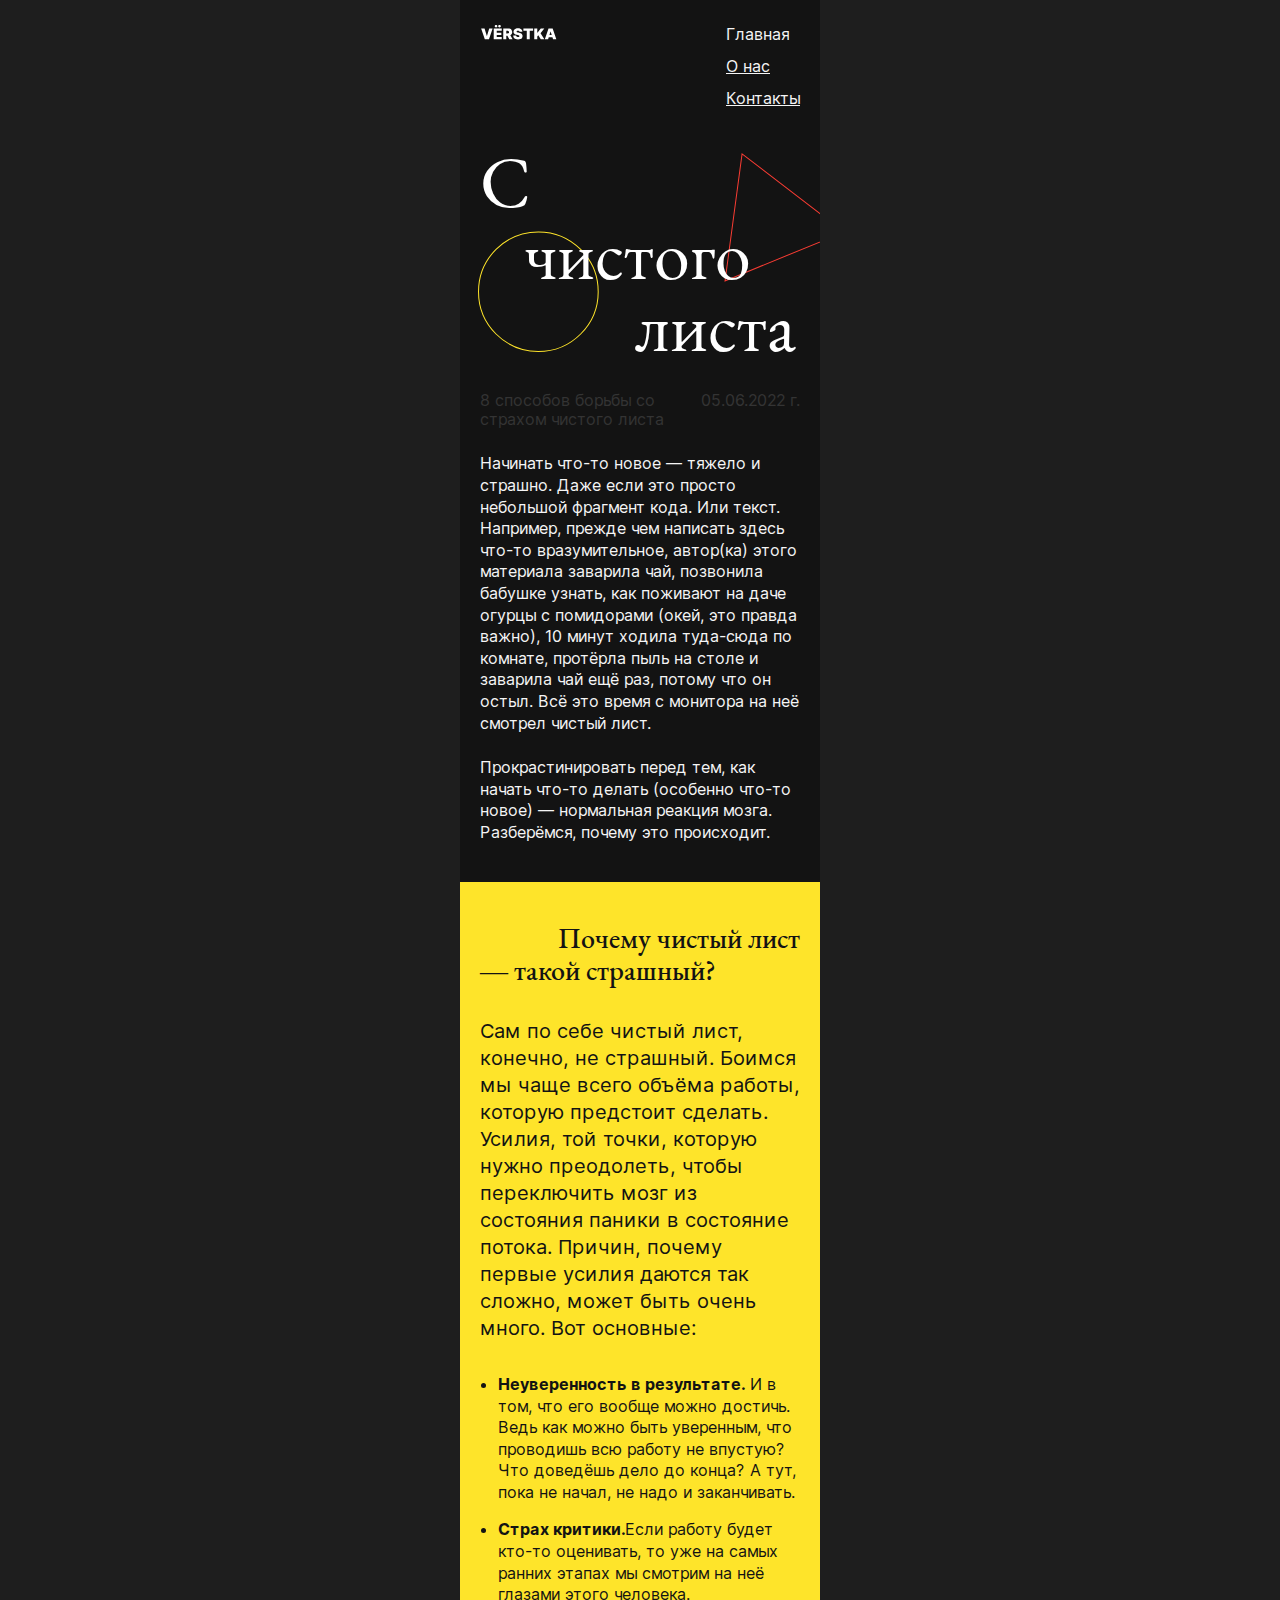
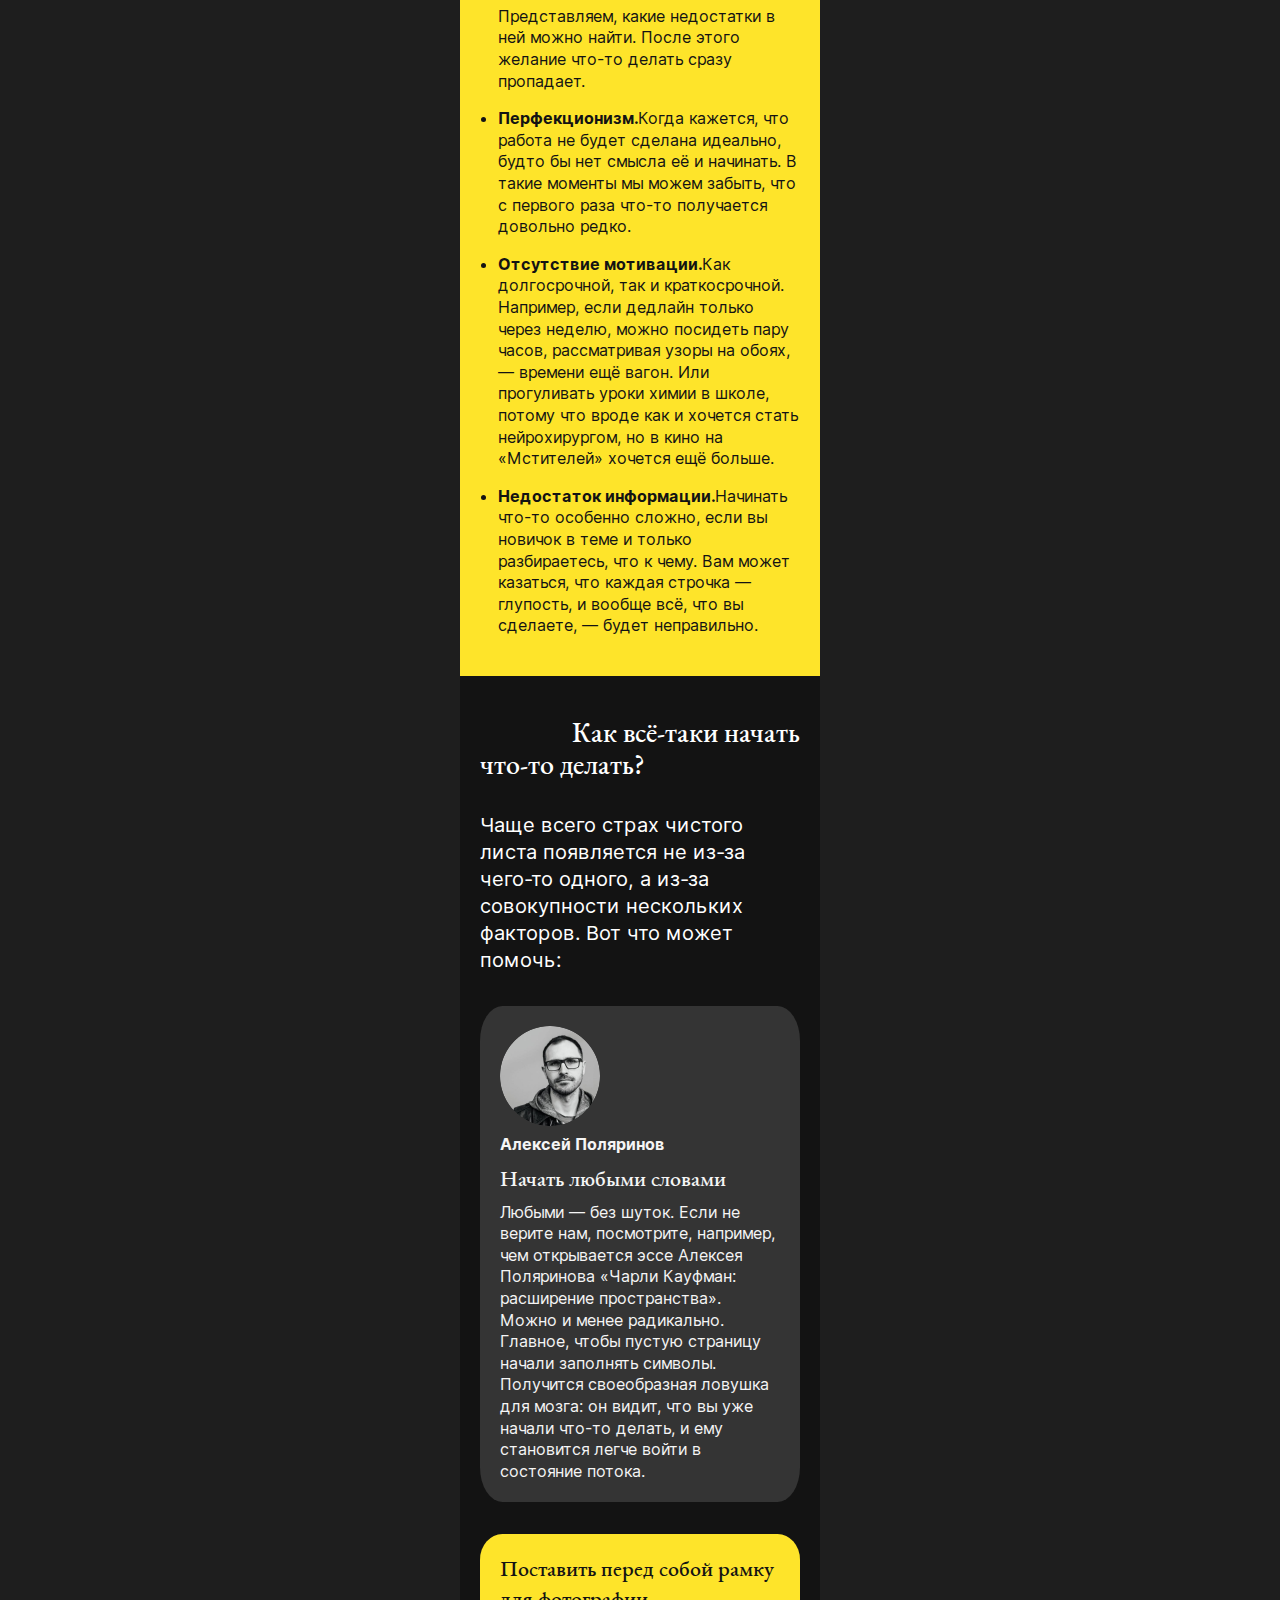
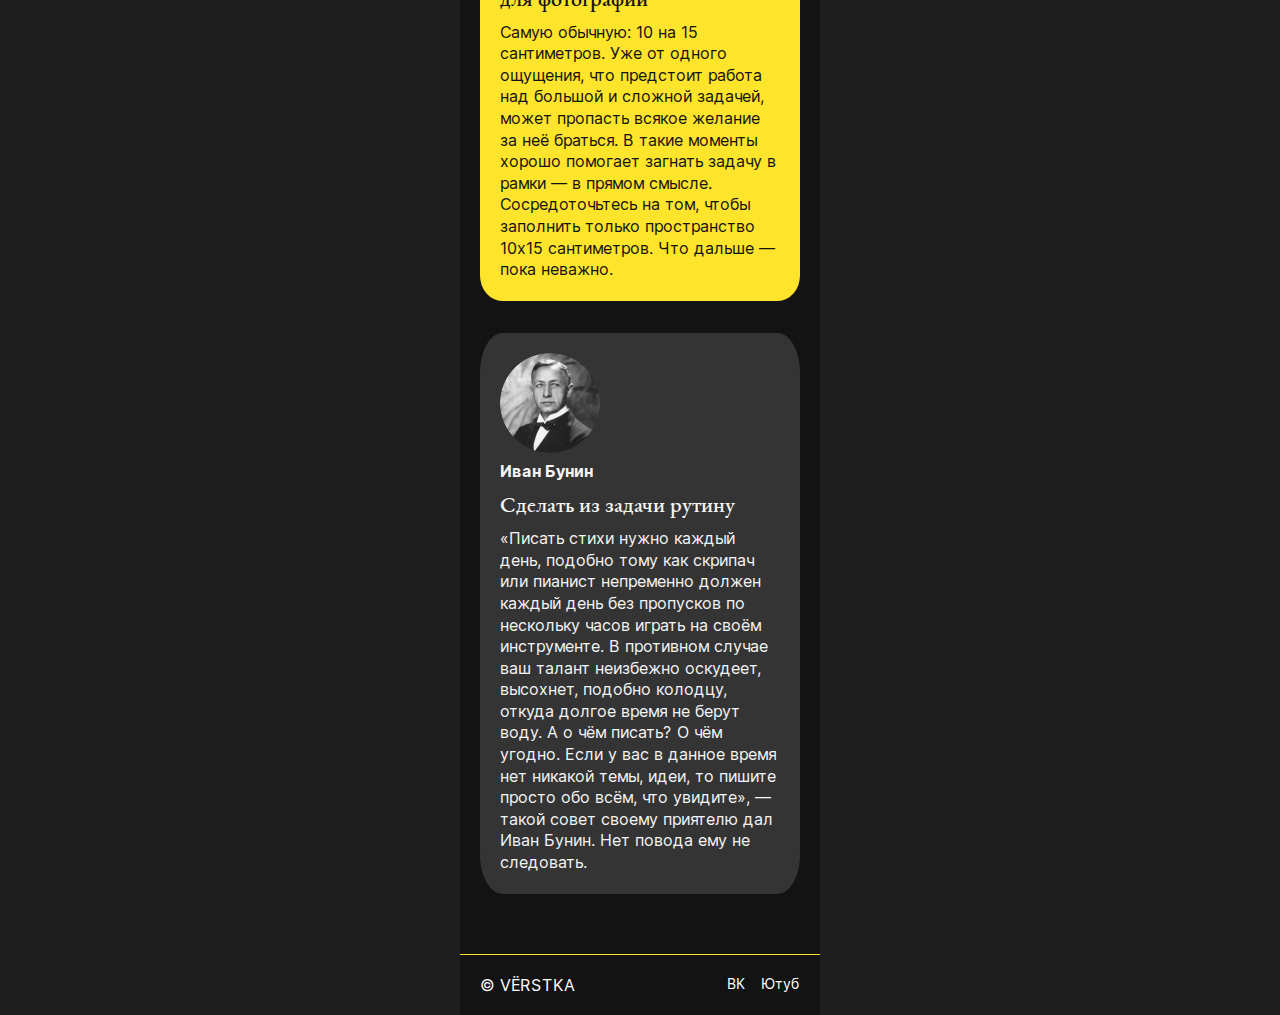
<file: index.html>
<!DOCTYPE html>
<html lang="ru">
    <head>
        <meta charset="UTF-8" />
        <title>С чистого листа</title>
        <link rel="stylesheet" href="./fonts/fonts.css">
        <link rel="stylesheet" href="./styles/style.css">
    </head>
    <body>
        <header class="content-section content-section_theme_dark header">
            <a class="header__logo">
                <img src="./images/logo.svg" class="header__logo-image" alt="логотип вёрстки">
            </a>
            <nav class="header__menu">
                <ul class="header__menu-list">
                    <li class="header__menu-item">
                        <a class="header__menu-item_active header__menu-link" href="#0">Главная</a>
                    </li>
                    <li class="header__menu-item">
                        <a class="header__menu-link">О нас</a>
                    </li>
                    <li class="header__menu-item">
                        <a class="header__menu-link">Контакты</a>
                    </li>
                </ul>
            </nav>   
        </header>
        <main>
        <section class="content-section content-section_theme_dark cover">
            <h1 class="cover__title">
                <span class="accent-span-cover text-left">С</span>
                <span class="accent-span-cover text-center">чистого</span>
                <span class="accent-span-cover text-right">листа</span>
            </h1>
        </section>
        <section class="content-section content-section_theme_dark intro">
            <header class="intro__heading text-left">
                <h2 class="intro__title">
                    8 способов борьбы со страхом чистого листа
                </h2>
                <time class="intro__date" datetime="2022-06-05">05.06.2022 г.</time>
            </header>
            <div class="intro__main-text">
                <p>
                    <span class="intro__accent-span">
                        Начинать что-то новое — тяжело и страшно. Даже если это просто небольшой фрагмент кода. Или текст. Например, 
                        прежде чем написать здесь что-то вразумительное, автор(ка) этого материала заварила чай, позвонила бабушке узнать,
                        как поживают на даче огурцы с помидорами (окей, это правда важно), 10 минут ходила туда-сюда по комнате, протёрла 
                        пыль на столе и заварила чай ещё раз, потому что он остыл. Всё это время с монитора на неё смотрел чистый лист.
                    </span> </p>
                <p>
                    <span class="intro__accent-span">
                        Прокрастинировать перед тем, как начать что-то делать (особенно что-то новое) — нормальная реакция мозга.
                        Разберёмся, почему это происходит. 
                    </span> </p>  
            </div>
        </section>
        <section class="content-section content-section_theme_bright reasons">
            <h3 class="content-section__subtitle">
                <span class="text-right">Почему чистый лист</span>
                <span class="text-left">— такой cтрашный?</span>
            </h3>
                <div class="content-section__introduction">
                    <p>Сам по себе чистый лист, конечно, не страшный. Боимся мы чаще всего объёма работы, которую предстоит сделать. 
                    Усилия, той точки, которую нужно преодолеть, чтобы переключить мозг из состояния паники в состояние потока. Причин,
                    почему первые усилия даются так сложно, может быть очень много. Вот основные:</p>
                </div>
            <ul class="content-section__list">
                <li class="content-section__list-item">
                    <p class="content-section__accent-span">
                        <span class="content-section__list-accent">Неуверенность в результате.</span> И в том, что его вообще можно 
                        достичь. Ведь как можно быть уверенным, что проводишь всю работу не впустую? Что доведёшь дело до конца? А 
                        тут, пока не начал, не надо и заканчивать. 
                    </p>
                </li>
                <li class="content-section__list-item">
                    <p class="content-section__accent-span">
                        <span class="content-section__list-accent">Страх критики.</span>Если работу будет кто-то оценивать, то уже на самых ранних этапах мы
                    смотрим на неё глазами этого человека. Представляем, какие недостатки в ней можно найти. После этого желание
                    что-то делать сразу пропадает.</p>
                </li>
                <li class="content-section__list-item">
                    <p class="content-section__accent-span">
                        <span class="content-section__list-accent">Перфекционизм.</span>Когда кажется, что работа не будет сделана 
                    идеально, будто бы нет смысла её и начинать. В такие моменты мы можем забыть, что с первого раза что-то
                    получается довольно редко.
                    </p>
                </li>
                <li class="content-section__list-item">
                    <p class="content-section__accent-span">
                        <span class="content-section__list-accent">Отсутствие мотивации.</span>Как долгосрочной, так и
                    краткосрочной. Например, если дедлайн только через неделю, можно посидеть пару часов, рассматривая узоры
                    на обоях, — времени ещё вагон. Или прогуливать уроки химии в школе, потому что вроде как и хочется стать
                    нейрохирургом, но в кино на «Мстителей» хочется ещё больше.
                    </p>
                </li>
                <li class="content-section__list-item content-section__list-item-special">
                    <p class="content-section__accent-span">
                        <span class="content-section__list-accent">Недостаток информации.</span>Начинать что-то особенно сложно,
                    если вы новичок в теме и только разбираетесь, что к чему. Вам может казаться, что каждая строчка — глупость,
                    и вообще всё, что вы сделаете, — будет неправильно.
                    </p>
                </li>
            </ul>
        </section>
        <section class="content-section content-section_theme_dark how_to">
                <h3 class="content-section__subtitle">
                    <span class="text-right">Как всё-таки начать</span>
                    <span class="text-left">что-то делать?</span>
                </h3>
                    <div class="content-section__introduction">
                        <p>Чаще всего страх чистого листа появляется не из-за чего-то одного, а из-за совокупности 
                        нескольких факторов. Вот что может помочь:</p>
                    </div>
            <ul class="cards-list content-section content-section_theme_dark">
                <li class="card">
                    <article class="card_theme_dark">
                        <article class="card__author">
                            <img class="card__author-photo" src="./images/polyarinov.png" alt="фото Алексея Поляринова">
                            <h4 class="card__author-name">Алексей Поляринов</h4>
                        </article>
                        <div class="card__content">
                            <h5 class="card__title">Начать любыми словами</h5>
                            <p class="card__text">Любыми — без шуток. Если не верите нам, посмотрите, например, чем открывается
                            эссе Алексея Поляринова «Чарли Кауфман: расширение пространства». Можно и менее радикально. Главное,
                            чтобы пустую страницу начали заполнять символы. Получится своеобразная ловушка для мозга: он видит, 
                            что вы уже начали что-то делать, и ему становится легче войти в состояние потока.</p>
                        </div>
                    </article>
                </li>
                <li class="card">
                    <article class="card_theme_bright card_text-only">
                        <div class="card__content">
                            <h5 class="card__title">Поставить перед собой рамку для фотографии</h5>
                            <p class="card__text">Самую обычную: 10 на 15 сантиметров. Уже от одного ощущения, что предстоит работа
                            над большой и сложной задачей, может пропасть всякое желание за неё браться. В такие моменты хорошо 
                            помогает загнать задачу в рамки — в прямом смысле. Сосредоточьтесь на том, чтобы заполнить только 
                            пространство 10х15 сантиметров. Что дальше — пока неважно.</p>
                        </div>
                    </article>
                </li>
                <li class="card">
                    <article class="card_theme_dark special_card">
                        <article class="card__author">
                            <img class="card__author-photo" src="./images/bunin.png" alt="фото Ивана Бунина">
                            <h4 class="card__author-name">Иван Бунин</h4>
                        </article>
                        <div class="card__content">
                            <h5 class="card__title">Сделать из задачи рутину</h5>
                            <p class="card__text">«Писать стихи нужно каждый день, подобно тому как скрипач или пианист непременно 
                            должен каждый день без пропусков по нескольку часов играть на своём инструменте. В противном случае 
                            ваш талант неизбежно оскудеет, высохнет, подобно колодцу, откуда долгое время не берут воду. А о чём 
                            писать? О чём угодно. Если у вас в данное время нет никакой темы, идеи, то пишите просто обо всём, что 
                            увидите», — такой совет своему приятелю дал Иван Бунин. Нет повода ему не следовать.</p>
                        </div>
                    </article>
                </li>
            </ul>
        </section>
        </main>
        <footer class="content-section content-section_theme_dark footer">
            <p class="footer__copy">© VЁRSTKA</p>
            <div class="footer__links">
                <ul class="footer__links-list">
                    <li class="footer__links-list-item">ВК</li>
                    <li class="footer__links-list-item">Ютуб</li>
                </ul>
            </div>
        </footer>
    </body>

</html>
</file>
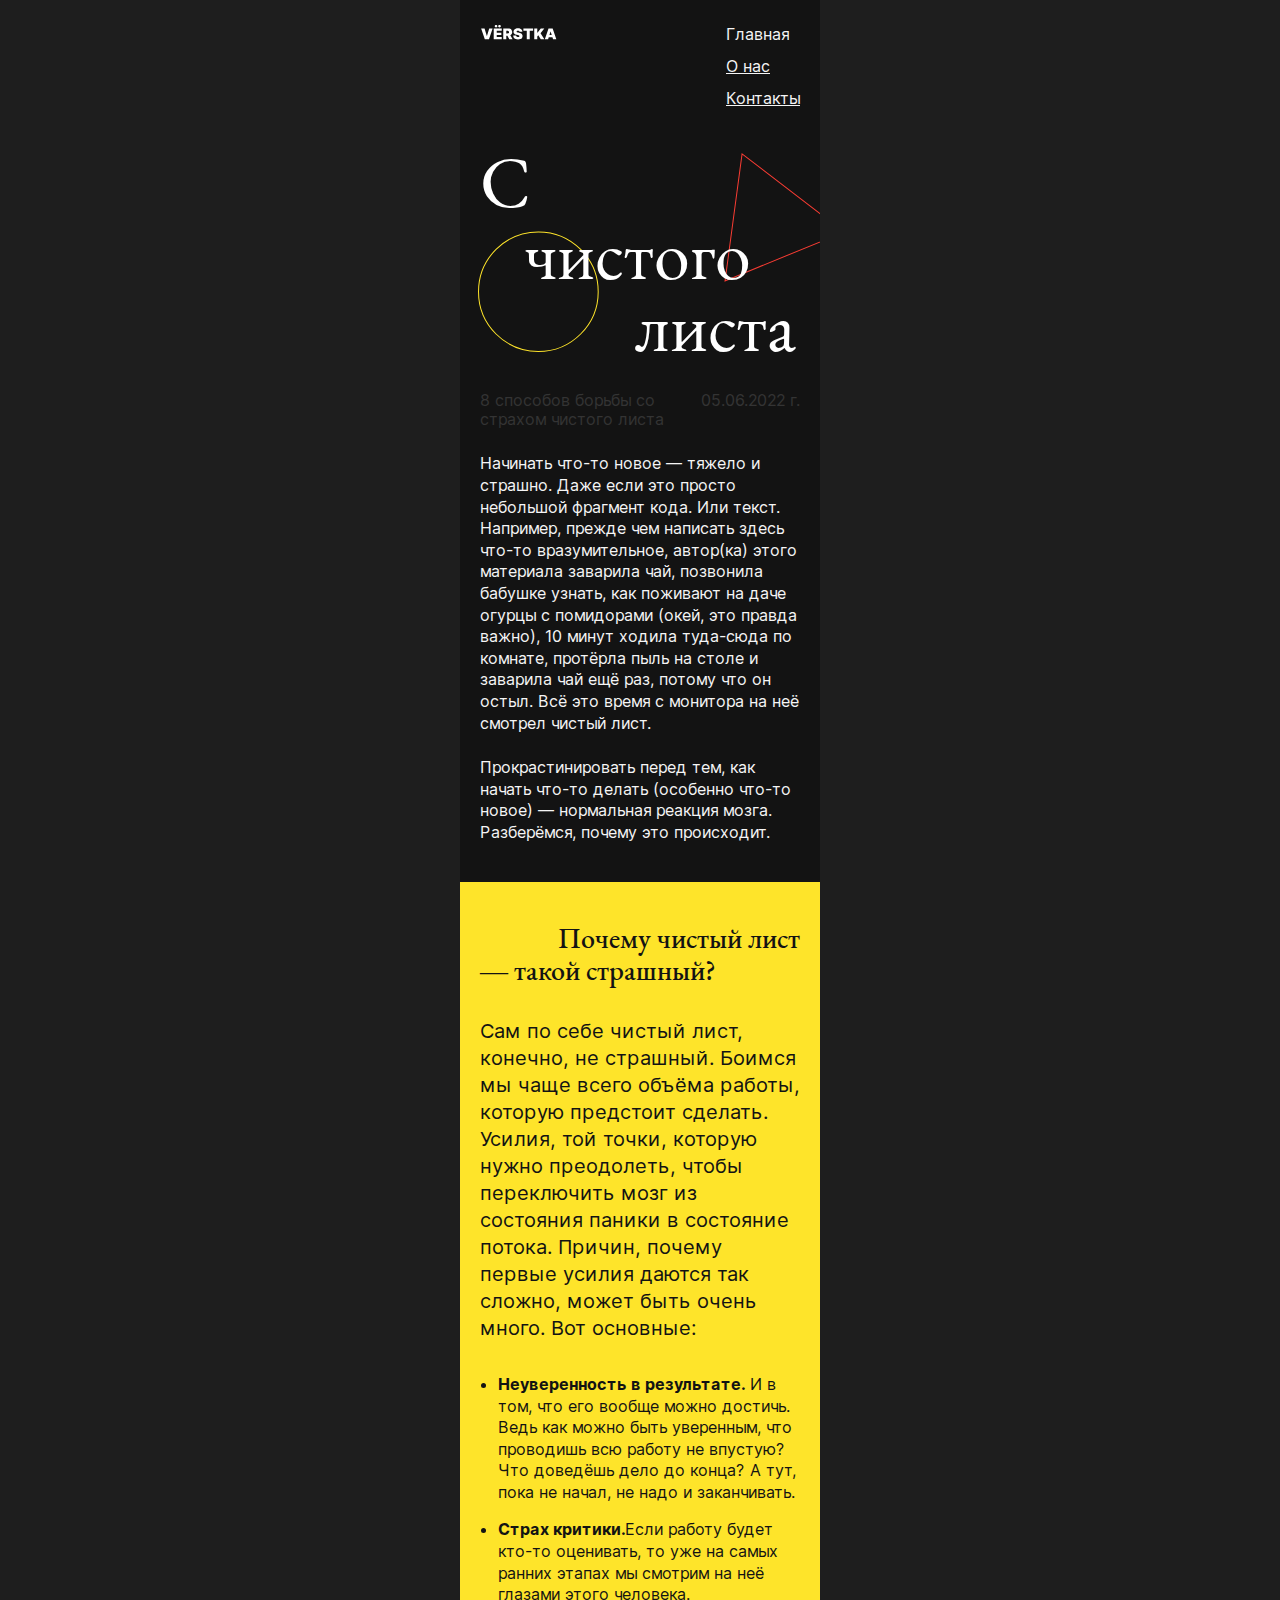
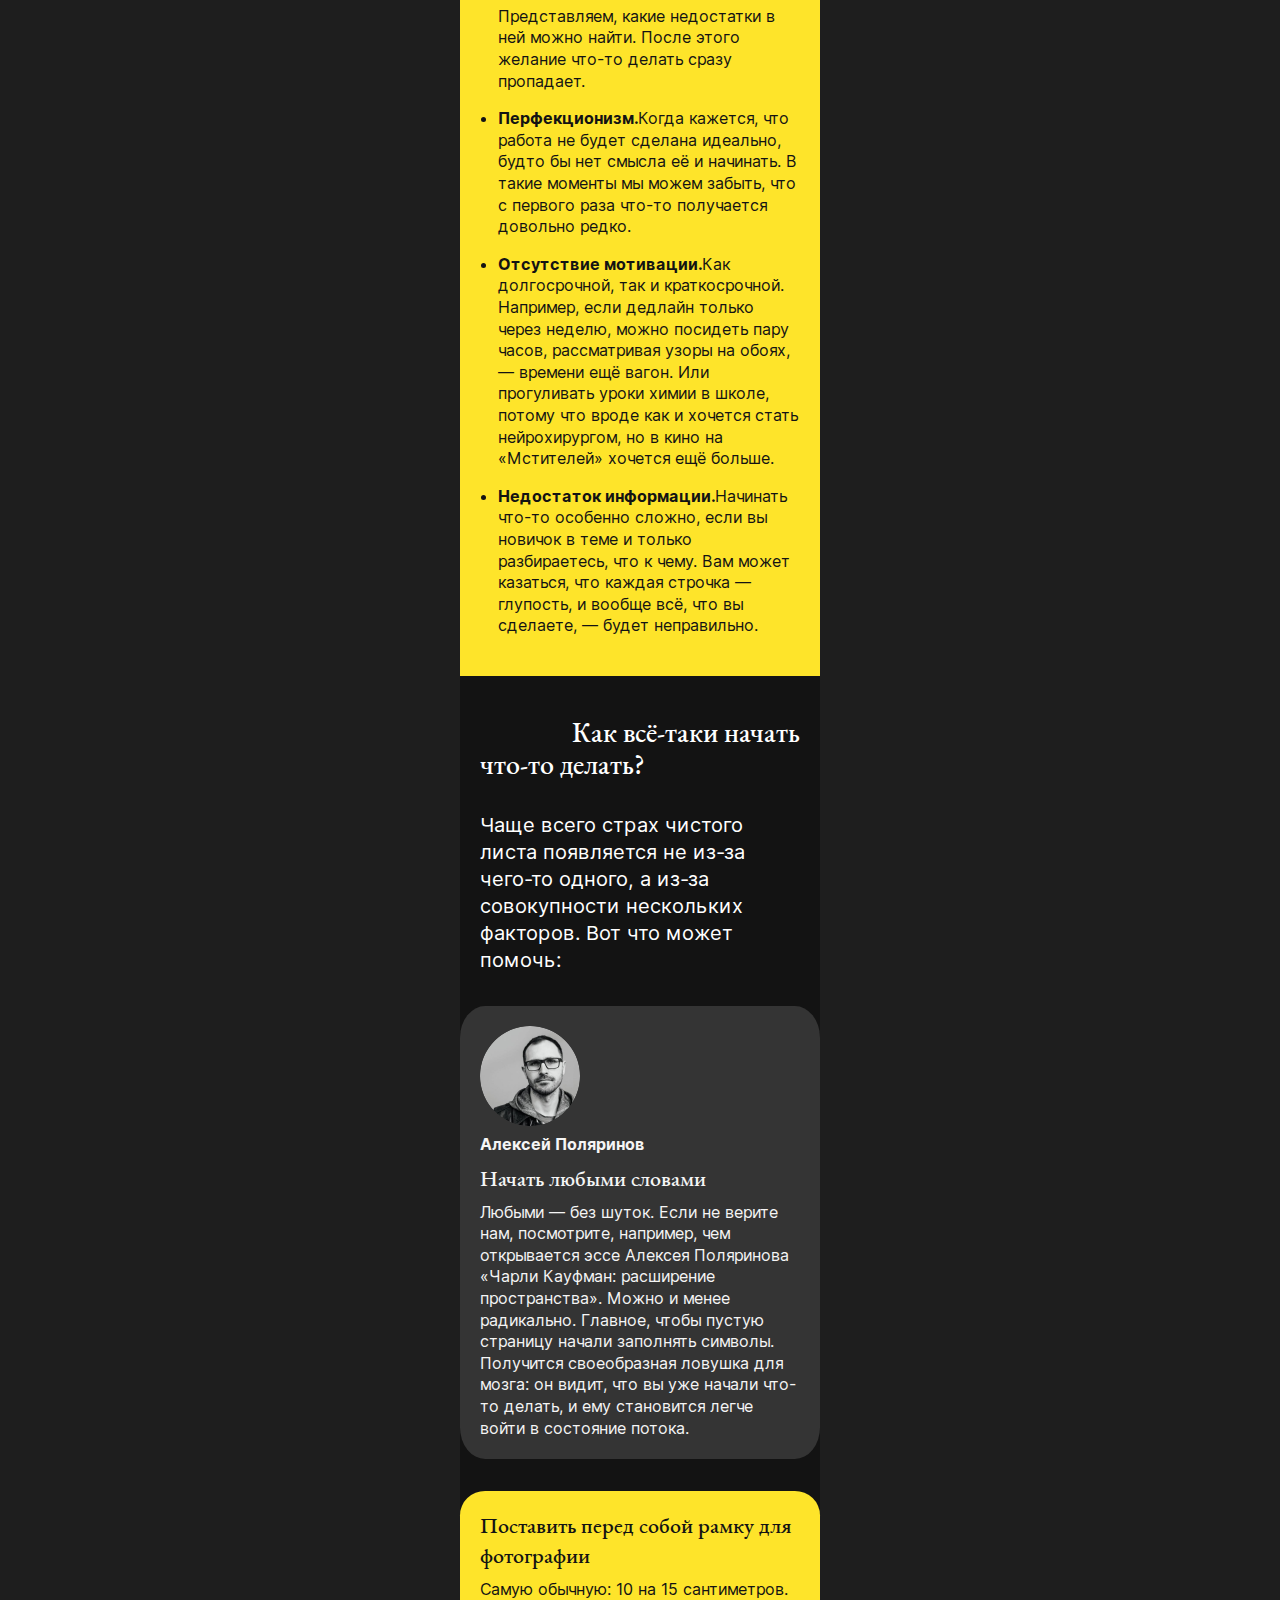
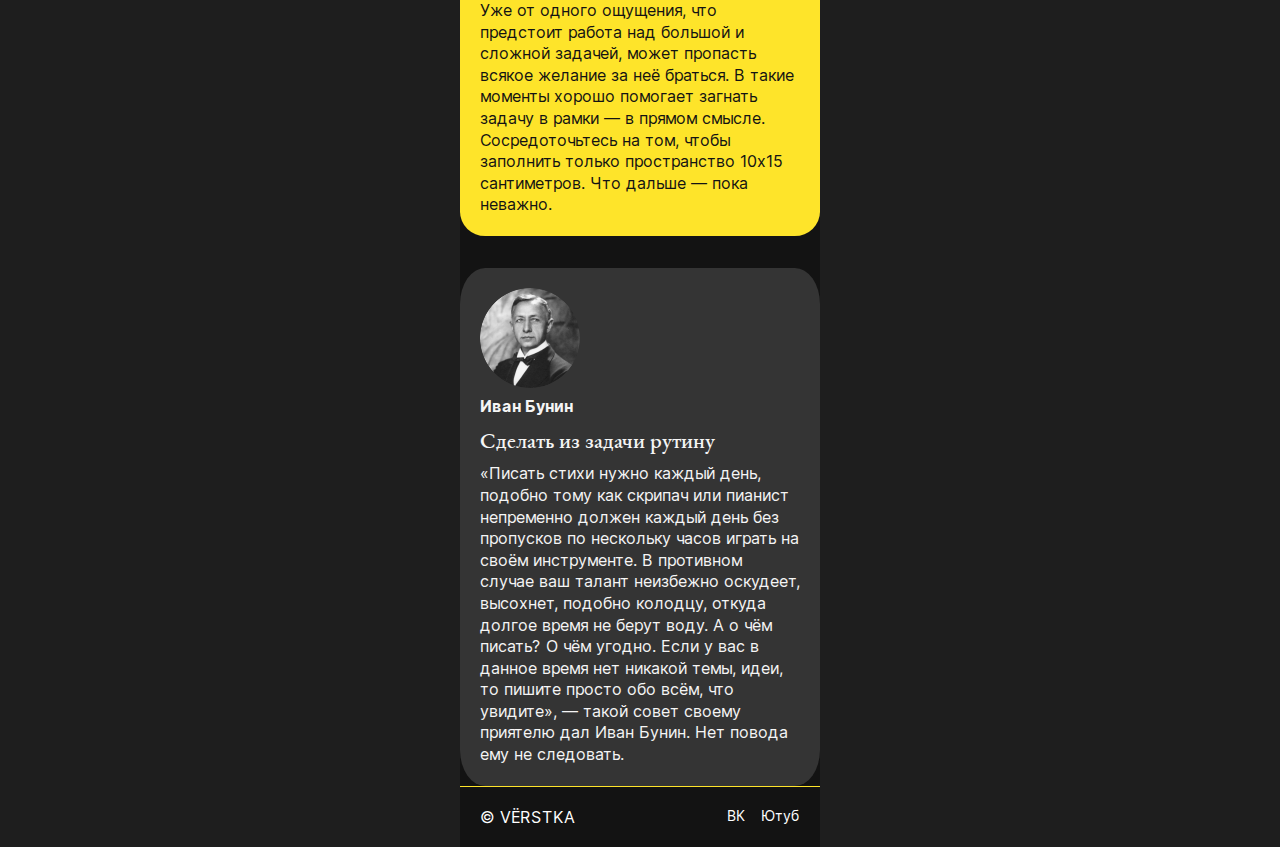
<file: с чистого листа. ревьюер/index.html>
<!DOCTYPE html>
<html lang="ru">
    <head>
        <meta charset="UTF-8" />
        <title>С чистого листа</title>
        <link rel="stylesheet" href="../styles/fonts.css">
        <link rel="stylesheet" href="../styles/style.css">
    </head>
    <body>
        <header class="content-section content-section_theme_dark header">
            <a class="header__logo">
                <img src="../images/logo.svg" class="header__logo-image" alt="логотип вёрстки">
            </a>
            <nav class="header__menu">
                <ul class="header__menu-list">
                    <li class="header__menu-item">
                        <a class="header__menu-item_active" href="#0">Главная</a>
                    </li>
                    <li class="header__menu-item">
                        <a class="header__menu-link">О нас</a>
                    </li>
                    <li class="header__menu-item">
                        <a class="header__menu-link">Контакты</a>
                    </li>
                </ul>
            </nav>   
        </header>
        <main>
        <div class="content-section content-section_theme_dark cover">
            <h1 class="cover__title">
                <span class="accent-span-cover text-left">С</span>
                <span class="accent-span-cover text-center">чистого</span>
                <span class="accent-span-cover text-right">листа</span>
            </h1>
        </div>
        <section class="content-section content-section_theme_dark intro">
            <header class="intro__heading text-left">
                <h2 class="intro__title">
                    8 способов борьбы со страхом чистого листа
                </h2>
                <time class="intro__date" datetime="2022-06-05">05.06.2022 г.</time>
            </header>
            <div class="intro__main-text">
                <p>
                    <span class="intro__accent-span">
                        Начинать что-то новое — тяжело и страшно. Даже если это просто небольшой фрагмент кода. Или текст. Например, 
                        прежде чем написать здесь что-то вразумительное, автор(ка) этого материала заварила чай, позвонила бабушке узнать,
                        как поживают на даче огурцы с помидорами (окей, это правда важно), 10 минут ходила туда-сюда по комнате, протёрла 
                        пыль на столе и заварила чай ещё раз, потому что он остыл. Всё это время с монитора на неё смотрел чистый лист.
                    </span> </p>
                <p>
                    <span class="intro__accent-span">
                        Прокрастинировать перед тем, как начать что-то делать (особенно что-то новое) — нормальная реакция мозга.
                        Разберёмся, почему это происходит. 
                    </span> </p>  
            </div>
        </section>
        <section class="content-section content-section_theme_bright reasons">
            <h3 class="content-section__subtitle">
                <span class="text-right"><p>Почему чистый лист</p></span>
                <span class="text-left"><p>— такой cтрашный?</p></span>
            </h3>
                <div class="content-section__introduction">
                    <p>Сам по себе чистый лист, конечно, не страшный. Боимся мы чаще всего объёма работы, которую предстоит сделать. 
                    Усилия, той точки, которую нужно преодолеть, чтобы переключить мозг из состояния паники в состояние потока. Причин,
                    почему первые усилия даются так сложно, может быть очень много. Вот основные:</p>
                </div>
            <ul class="content-section__list">
                <li class="content-section__list-item">
                    <p class="content-section__accent-span">
                        <span class="content-section__list-accent">Неуверенность в результате.</span> И в том, что его вообще можно 
                        достичь. Ведь как можно быть уверенным, что проводишь всю работу не впустую? Что доведёшь дело до конца? А 
                        тут, пока не начал, не надо и заканчивать. 
                    </p>
                </li>
                <li class="content-section__list-item">
                    <p class="content-section__accent-span">
                        <span class="content-section__list-accent">Страх критики.</span>Если работу будет кто-то оценивать, то уже на самых ранних этапах мы
                    смотрим на неё глазами этого человека. Представляем, какие недостатки в ней можно найти. После этого желание
                    что-то делать сразу пропадает.</p>
                </li>
                <li class="content-section__list-item">
                    <p class="content-section__accent-span">
                        <span class="content-section__list-accent">Перфекционизм.</span>Когда кажется, что работа не будет сделана 
                    идеально, будто бы нет смысла её и начинать. В такие моменты мы можем забыть, что с первого раза что-то
                    получается довольно редко.
                    </p>
                </li>
                <li class="content-section__list-item">
                    <p class="content-section__accent-span">
                        <span class="content-section__list-accent">Отсутствие мотивации.</span>Как долгосрочной, так и
                    краткосрочной. Например, если дедлайн только через неделю, можно посидеть пару часов, рассматривая узоры
                    на обоях, — времени ещё вагон. Или прогуливать уроки химии в школе, потому что вроде как и хочется стать
                    нейрохирургом, но в кино на «Мстителей» хочется ещё больше.
                    </p>
                </li>
                <li class="content-section__list-item content-section__list-item-special">
                    <p class="content-section__accent-span">
                        <span class="content-section__list-accent">Недостаток информации.</span>Начинать что-то особенно сложно,
                    если вы новичок в теме и только разбираетесь, что к чему. Вам может казаться, что каждая строчка — глупость,
                    и вообще всё, что вы сделаете, — будет неправильно.
                    </p>
                </li>
            </ul>
            </div>
        </section>
        <section class="content-section content-section_theme_dark how_to">
                <h3 class="content-section__subtitle">
                    <span class="text-right"><p>Как всё-таки начать</p></span>
                    <span class="text-left"><p>что-то делать?</p></span>
                </h3>
                    <div class="content-section__introduction">
                        <p>Чаще всего страх чистого листа появляется не из-за чего-то одного, а из-за совокупности 
                        нескольких факторов. Вот что может помочь:</p>
                    </div>
        </section>
        <section class="cards content-section content-section_theme_dark">
            <ul class="cards-list">
                <li class="card">
                    <article class="card_theme_dark">
                        <article class="card__author">
                            <img class="card__author-photo" src="../images/polyarinov.png" alt="фото Алексея Поляринова">
                            <h4 class="card__author-name">Алексей Поляринов</h4>
                        </article>
                        <div class="card__content">
                            <h5 class="card__title">Начать любыми словами</h5>
                            <p class="card__text">Любыми — без шуток. Если не верите нам, посмотрите, например, чем открывается
                            эссе Алексея Поляринова «Чарли Кауфман: расширение пространства». Можно и менее радикально. Главное,
                            чтобы пустую страницу начали заполнять символы. Получится своеобразная ловушка для мозга: он видит, 
                            что вы уже начали что-то делать, и ему становится легче войти в состояние потока.</p>
                        </div>
                    </article>
                </li>
                <li class="card">
                    <article class="card_theme_bright card_text-only">
                        <div class="card__content">
                            <h5 class="card__title">Поставить перед собой рамку для фотографии</h5>
                            <p class="card__text">Самую обычную: 10 на 15 сантиметров. Уже от одного ощущения, что предстоит работа
                            над большой и сложной задачей, может пропасть всякое желание за неё браться. В такие моменты хорошо 
                            помогает загнать задачу в рамки — в прямом смысле. Сосредоточьтесь на том, чтобы заполнить только 
                            пространство 10х15 сантиметров. Что дальше — пока неважно.</p>
                        </div>
                    </article>
                </li>
                <li class="card">
                    <article class="card_theme_dark">
                        <article class="card__author">
                            <img class="card__author-photo" src="../images/bunin.png" alt="фото Ивана Бунина">
                            <h4 class="card__author-name">Иван Бунин</h4>
                        </article>
                        <div class="card__content">
                            <h5 class="card__title">Сделать из задачи рутину</h5>
                            <p class="card__text">«Писать стихи нужно каждый день, подобно тому как скрипач или пианист непременно 
                            должен каждый день без пропусков по нескольку часов играть на своём инструменте. В противном случае 
                            ваш талант неизбежно оскудеет, высохнет, подобно колодцу, откуда долгое время не берут воду. А о чём 
                            писать? О чём угодно. Если у вас в данное время нет никакой темы, идеи, то пишите просто обо всём, что 
                            увидите», — такой совет своему приятелю дал Иван Бунин. Нет повода ему не следовать.</p>
                        </div>
                    </article>
                </li>
            </ul>
        </section>
        </main>
        <footer class="content-section content-section_theme_dark footer">
            <p class="footer__copy">© VЁRSTKA</p>
            <div class="footer__links">
                <ul class="footer__links-list">
                    <li class="footer__links-list-item">ВК</li>
                    <li class="footer__links-list-item">Ютуб</li>
                </ul>
            </div>
        </footer>
    </body>

</html>
</file>
<file: fonts/fonts.css>
@font-face {
    font-family: 'EB Garamond';
    font-weight: 400;
    src:
      url(../fonts/ebgaramondregular.woff2) format('woff2'),
      url(../fonts/ebgaramondregular.woff) format('woff'),
      url(../fonts/ebgaramondregular.ttf) format('truetype');
  }
  
  @font-face {
    font-family: 'EB Garamond';
    font-weight: 500;
    src: 
      url(../fonts/ebgaramondmedium.woff2) format('woff2'),
      url(../fonts/ebgaramondmedium.woff) format('woff'),
      url(../fonts/ebgaramondmedium.ttf) format('truetype');
  }
  
  @font-face {
    font-family: 'Inter';
    font-weight: 400;
    src:
      url(../fonts/interregular.woff2) format('woff2'),
      url(../fonts/interregular.woff) format('woff'),
      url(../fonts/interregular.ttf) format('truetype');      
  }
  
  @font-face {
    font-family: 'Inter';
    font-weight: 700;
    src:
      url(../fonts/interbold.woff2) format('woff2'),
      url(../fonts/interbold.woff) format('woff'),
      url(../fonts/interbold.ttf) format('truetype');    
  }
</file>
<file: styles/style.css>
* {
  box-sizing: border-box;
}

body {
  margin: 0;
  background-color: #1e1e1e;
  font-family: 'Inter', sans-serif;
  font-weight: 400;
}

h1, h2, h3, h4, h5, h6, p, ul, ol, blockquote {
  padding: 0;
  margin: 0;
}

h1, h2, h3, h4, h5, h6 {
  font-weight: 100;
}

ul {
  list-style: none;
}

a {
  text-decoration: none;
}

.text-left {
  text-align: left;
}

.text-center {
  text-align: center;
}

.text-right {
  text-align: right;
}

.content-section {
  max-width: 360px;
  margin-left: auto;
  margin-right: auto;
  box-sizing: border-box;
}

.content-section_theme_dark {
  background-color: #131313;
  color: white;
}

.content-section_theme_bright {
  background-color: #FEE42A;
  color: #131313
}

.header {
  padding: 24px 20px;
  padding-bottom: 7px;
  display:flex;
  justify-content: space-between;
  color: #F5F5F5;
}

.header__logo-image {
 width: 78.45px;
 height: 15.43px;
}

.header__menu-list {
  display: flex;
  flex-direction: column;
  align-items: start;
  row-gap: 12px;
}

.header__menu-link {
  text-decoration: underline;
}

.header__menu-item_active {
  color:#F5F5F5;
  text-decoration: none;
}

.cover {
  padding-top: 30px;
  padding-left: 20px;
  padding-bottom: 30px;
  background-image: url("../images/cover.svg");
  background-position: right;
  background-size: 95% auto;
  background-repeat: no-repeat;
  min-height: 100%;
}

.cover__title {
  display: flex;
  padding-top: 0;
  font-family: 'EB Garamond', 'sans-serif';
  font-size: 72px;
  flex-direction: column;
  line-height: 100%;
  padding-right: 24px;
}

.accent-span-cover {
  display:block;
}

.intro {
  padding: 0px 20px 38px;
}

.intro__heading {
  color: #343434;
  display: flex;
  line-height: 120%;
  padding-bottom: 24px;
  letter-spacing: 0;
}

.intro__title {
  font-size: 16px;
} 

.intro__date {
  white-space: nowrap;
}

.intro__main-text {
  display: flex;
  flex-direction: column;
  row-gap: 23px;
}

.intro__accent-span {
  color: #F5F5F5;
  line-height: 21.6px;
  letter-spacing: 0;
}

.reasons {
  padding: 40px 20px 39px;
}

.content-section__subtitle {
  font-family: 'EB Garamond', 'sans-serif';
  font-size: 28px;
  line-height: 115%;
  font-weight: 500;
  padding-bottom: 32px;
  display: flex;
  flex-direction: column;
}

.content-section__introduction {
  font-size: 20px;
  line-height: 27px;
  padding-bottom: 32px;
}

.content-section__list {
  list-style: disc;
  padding-left: 18px;
  padding-right: 0px;
}

.content-section__list-item {
  padding-bottom: 16px;
}

.content-section__list-item-special {
  padding-bottom: 0;
}

.content-section__accent-span {
  font-size: 16px;
  line-height: 21.6px;
  letter-spacing: 0%;
  padding-right: 0px
}

.content-section__list-accent {
  font-weight: 700;
}


.how_to {
  padding: 40px 20px 0px 20px;
}

.cards-list {
  display: flex;
  flex-direction: column;
  row-gap: 32px;
}

.card {
  line-height: 21.6px;
}

.special_card {
  margin-bottom: 60px
}

.card__author {
  padding: 20px 163px 8px 20px;
  display: flex;
  flex-direction: column;
}

.card__author-name {
  font-size: 16px;
  font-weight: 700;
  line-height: 135%;
  white-space: nowrap;
  padding-top: 8px
}

.card__author-photo {
  width: 100px;
  height: 100px;
  border-radius: 50%;
}

.card__title {
  font-family: 'EB Garamond', 'sans-serif';
  font-weight: 500;
  font-size: 22px;
  padding-bottom: 8px;
  line-height: 135%
}

.card__content {
  padding: 0px 20px 20px 20px;
}

.card_theme_dark {
  background-color: #343434;
  color: #F5F5F5;
  border-radius: 7%;
}

.card_theme_bright {
  background-color: #FEE42A;
  color: #131313;
  border-radius: 7%;
}

.card_text-only .card__title {
  padding-top: 20px
}

.footer {
  padding:20px;
  border-top: 1px solid #FEE42A ;
  display: flex;
  flex-direction: row;
  justify-content: space-between;
}

.footer__links-list {
  display: flex;
  flex-direction: row;
  justify-content: start;
  column-gap: 16px;
}

.footer__links-list-item {
  font-size: 14px;
}
</file>
<file: styles/fonts.css>
@font-face {
    font-family: 'EB Garamond';
    font-weight: 400;
    src:
      url(../fonts/ebgaramondregular.ttf) format('truetype'),
      url(../fonts/ebgaramondregular.woff) format('woff'),
      url(../fonts/ebgaramondregular.woff2) format('woff2');
  }
  
  @font-face {
    font-family: 'EB Garamond';
    font-weight: 500;
    src:
      url(../fonts/ebgaramondmedium.ttf) format('truetype'),
      url(../fonts/ebgaramondmedium.woff) format('woff'),
      url(../fonts/ebgaramondmedium.woff2) format('woff2');
    }
  
  @font-face {
    font-family: 'Inter';
    font-weight: 400;
    src:
      url(../fonts/interregular.ttf) format('truetype'),
      url(../fonts/interregular.woff) format('woff'),
      url(../fonts/interregular.woff2) format('woff2');
  }
  
  @font-face {
    font-family: 'Inter';
    font-weight: 700;
    src:
      url(../fonts/interbold.ttf) format('truetype'),
      url(../fonts/interbold.woff) format('woff'),
      url(../fonts/interbold.woff2) format('woff2');
  }
</file>
